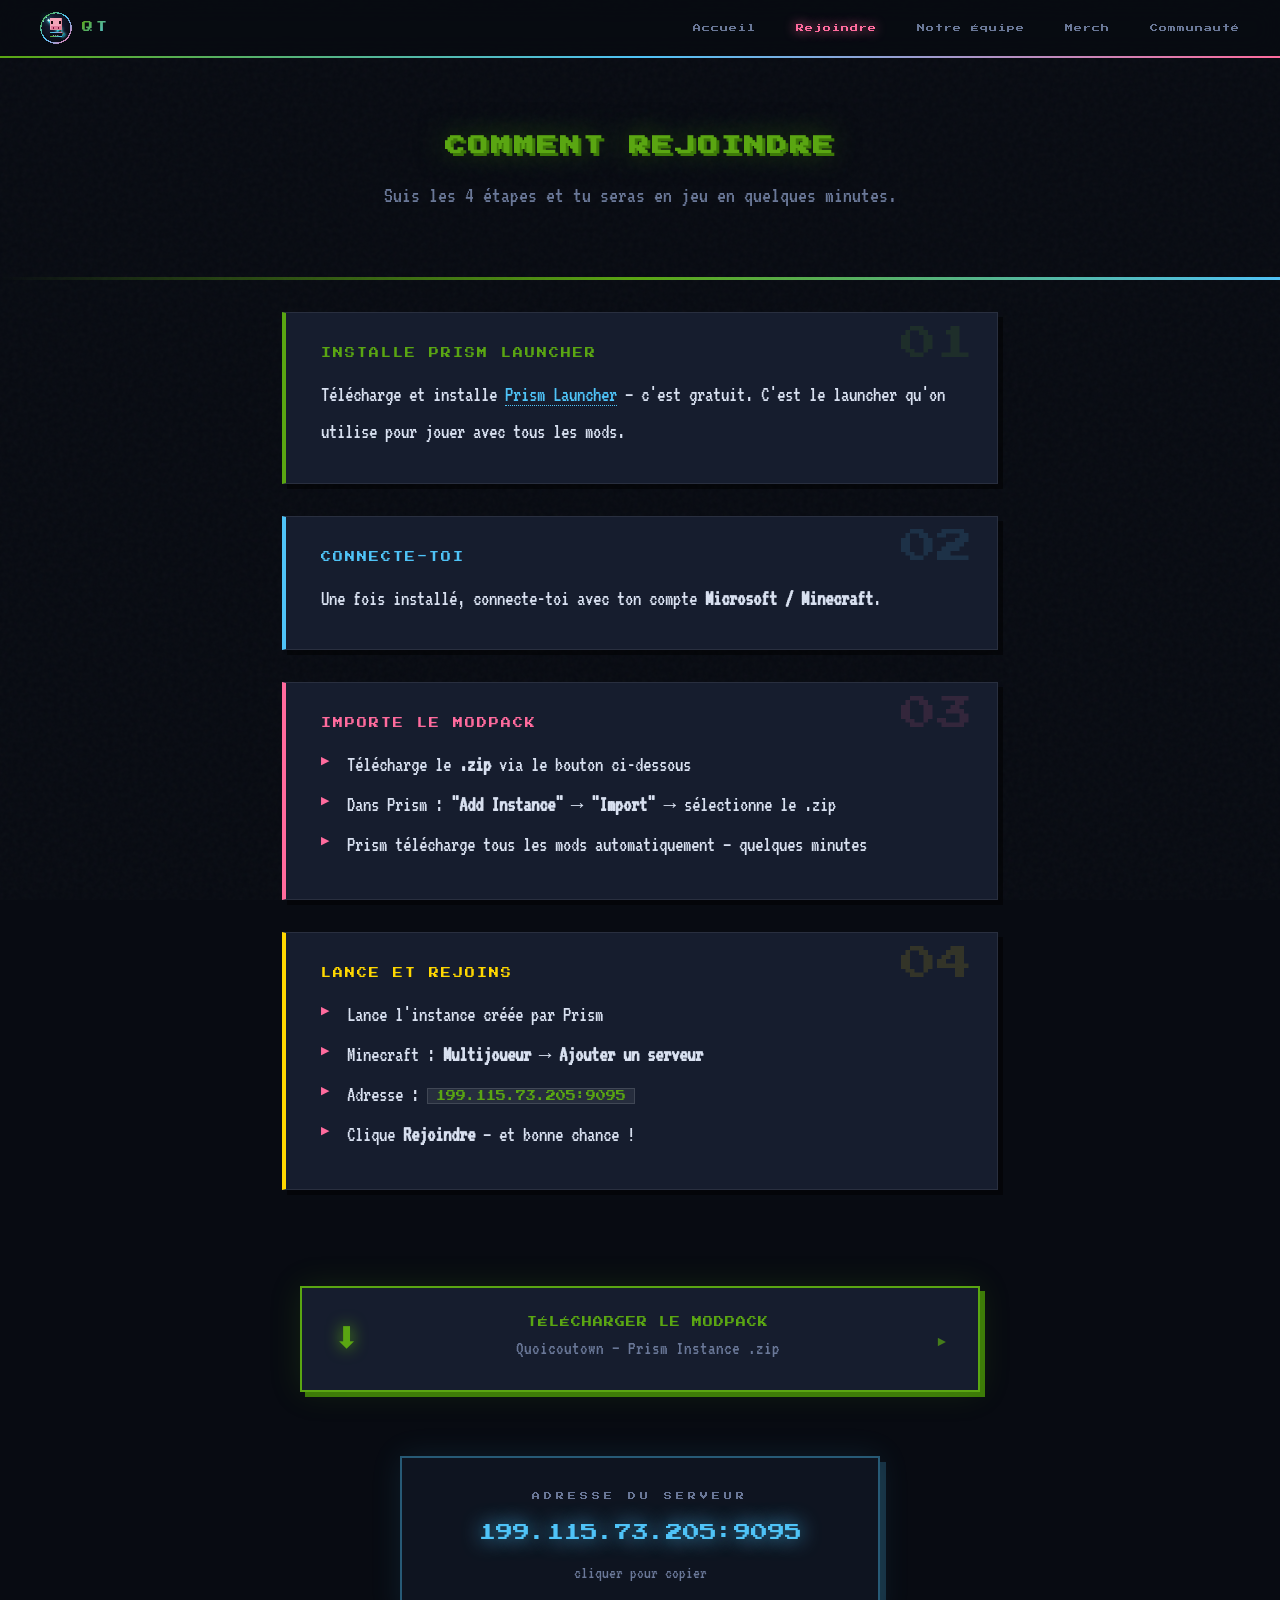
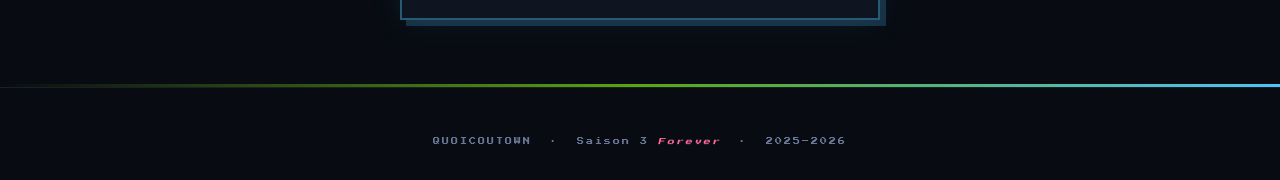
<file: consignes.html>
<!DOCTYPE html>
<html lang="fr">
<head>
  <meta charset="UTF-8">
  <meta name="viewport" content="width=device-width, initial-scale=1.0">
  <title>Rejoindre — Quoicoutown S3 Forever</title>
  <link rel="preconnect" href="https://fonts.googleapis.com">
  <link rel="preconnect" href="https://fonts.gstatic.com" crossorigin>
  <link href="https://fonts.googleapis.com/css2?family=Press+Start+2P&family=VT323&display=swap" rel="stylesheet">
  <link rel="stylesheet" href="style.css">
  <link rel="icon" href="logo.svg" type="image/svg+xml">
</head>
<body>

  <div id="pixelBg"></div>

  <!-- ── NAVBAR ─────────────────────────────────── -->
  <nav class="navbar">
    <a href="index.html" class="nav-logo-brand">
      <img src="logo.svg" alt="QT" class="nav-logo-img">
      <span class="nav-brand">QT</span>
    </a>
    <div class="nav-links">
      <a href="index.html"     class="nav-link">Accueil</a>
      <a href="consignes.html" class="nav-link active">Rejoindre</a>
      <a href="equipe.html"    class="nav-link">Notre Équipe</a>
      <a href="merch.html"       class="nav-link">Merch</a>
      <a href="communaute.html" class="nav-link">Communauté</a>
    </div>
  </nav>

  <!-- ── PAGE HERO ──────────────────────────────── -->
  <div class="page-hero">
    <h1>COMMENT REJOINDRE</h1>
    <p>Suis les 4 étapes et tu seras en jeu en quelques minutes.</p>
  </div>

  <div class="grad-rule"></div>

  <!-- ── STEPS ──────────────────────────────────── -->
  <section class="steps-section">

    <div class="step-card s1">
      <div class="step-num">01</div>
      <div class="step-title">INSTALLE PRISM LAUNCHER</div>
      <div class="step-body">
        Télécharge et installe <a href="https://prismlauncher.org" target="_blank">Prism Launcher</a> — c'est gratuit.
        C'est le launcher qu'on utilise pour jouer avec tous les mods.
      </div>
    </div>

    <div class="step-card s2">
      <div class="step-num">02</div>
      <div class="step-title">CONNECTE-TOI</div>
      <div class="step-body">
        Une fois installé, connecte-toi avec ton compte <strong>Microsoft&nbsp;/&nbsp;Minecraft</strong>.
      </div>
    </div>

    <div class="step-card s3">
      <div class="step-num">03</div>
      <div class="step-title">IMPORTE LE MODPACK</div>
      <div class="step-body">
        <ul>
          <li>Télécharge le <strong>.zip</strong> via le bouton ci-dessous</li>
          <li>Dans Prism : <strong>"Add Instance"</strong> → <strong>"Import"</strong> → sélectionne le .zip</li>
          <li>Prism télécharge tous les mods automatiquement — quelques minutes</li>
        </ul>
      </div>
    </div>

    <div class="step-card s4">
      <div class="step-num">04</div>
      <div class="step-title">LANCE ET REJOINS</div>
      <div class="step-body">
        <ul>
          <li>Lance l'instance créée par Prism</li>
          <li>Minecraft : <strong>Multijoueur</strong> → <strong>Ajouter un serveur</strong></li>
          <li>Adresse : <code>199.115.73.205:9095</code></li>
          <li>Clique <strong>Rejoindre</strong> — et bonne chance !</li>
        </ul>
      </div>
    </div>

  </section>

  <!-- ── DOWNLOAD ────────────────────────────────── -->
  <section class="dl-section">
    <a href="quoicoutown_instance.zip" download class="dl-block">
      <div class="dl-block-icon">⬇</div>
      <div class="dl-block-text">
        <span class="dl-block-title">TÉLÉCHARGER LE MODPACK</span>
        <span class="dl-block-sub">Quoicoutown — Prism Instance .zip</span>
      </div>
      <div class="dl-block-arrow">►</div>
    </a>
  </section>

  <!-- ── SERVER IP ───────────────────────────────── -->
  <section class="ip-section">
    <div class="ip-card">
      <div class="ip-label">ADRESSE DU SERVEUR</div>
      <div class="ip-value" id="ipValue" title="Cliquer pour copier">199.115.73.205:9095</div>
      <div class="ip-hint" id="ipHint">cliquer pour copier</div>
    </div>
  </section>

  <div class="grad-rule"></div>

  <!-- ── FOOTER ─────────────────────────────────── -->
  <footer>
    <p>QUOICOUTOWN &nbsp;·&nbsp; Saison 3 <em>Forever</em> &nbsp;·&nbsp; 2025–2026</p>
  </footer>

  <!-- ── JS ──────────────────────────────────────── -->
  <script>
    const bg = document.getElementById('pixelBg');
    const colors = ['#5AA612','#4FC3F7','#FF6B9D','#7DD632','#1565C0'];
    for (let i = 0; i < 30; i++) {
      const el = document.createElement('div');
      el.className = 'px-particle';
      el.style.cssText = [
        `left:${Math.random()*100}%`,
        `width:${4+Math.random()*8}px`,
        `height:${4+Math.random()*8}px`,
        `background:${colors[Math.floor(Math.random()*colors.length)]}`,
        `animation-duration:${10+Math.random()*20}s`,
        `animation-delay:${-Math.random()*20}s`,
      ].join(';');
      bg.appendChild(el);
    }

    const ipEl = document.getElementById('ipValue');
    const hintEl = document.getElementById('ipHint');
    ipEl.addEventListener('click', () => {
      navigator.clipboard.writeText('199.115.73.205:9095').then(() => {
        hintEl.textContent = '✓ copié !';
        hintEl.style.color = '#5AA612';
        setTimeout(() => { hintEl.textContent = 'cliquer pour copier'; hintEl.style.color = ''; }, 2000);
      });
    });
  </script>

</body>
</html>
</file>
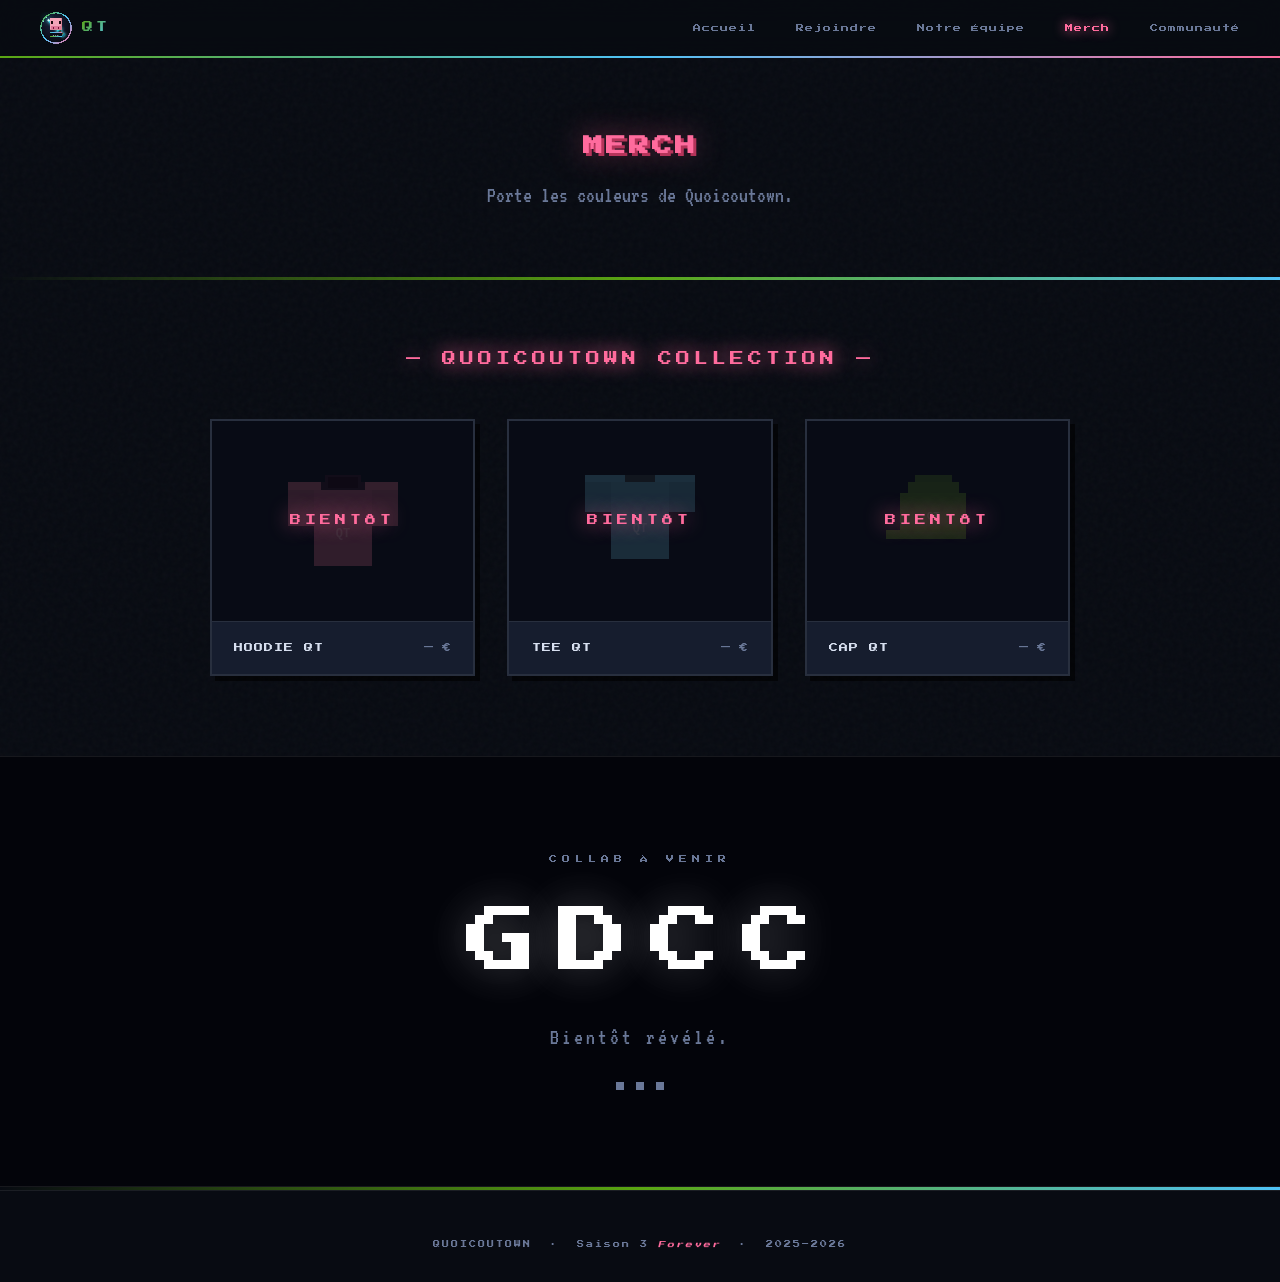
<file: merch.html>
<!DOCTYPE html>
<html lang="fr">
<head>
  <meta charset="UTF-8">
  <meta name="viewport" content="width=device-width, initial-scale=1.0">
  <title>Merch — Quoicoutown S3 Forever</title>
  <link rel="preconnect" href="https://fonts.googleapis.com">
  <link rel="preconnect" href="https://fonts.gstatic.com" crossorigin>
  <link href="https://fonts.googleapis.com/css2?family=Press+Start+2P&family=VT323&display=swap" rel="stylesheet">
  <link rel="stylesheet" href="style.css">
  <link rel="icon" href="logo.svg" type="image/svg+xml">
</head>
<body>

  <div id="pixelBg"></div>

  <!-- ── NAVBAR ─────────────────────────────────── -->
  <nav class="navbar">
    <a href="index.html" class="nav-logo-brand">
      <img src="logo.svg" alt="QT" class="nav-logo-img">
      <span class="nav-brand">QT</span>
    </a>
    <div class="nav-links">
      <a href="index.html"     class="nav-link">Accueil</a>
      <a href="consignes.html" class="nav-link">Rejoindre</a>
      <a href="equipe.html"    class="nav-link">Notre Équipe</a>
      <a href="merch.html"       class="nav-link active">Merch</a>
      <a href="communaute.html" class="nav-link">Communauté</a>
    </div>
  </nav>

  <!-- ── HERO ───────────────────────────────────── -->
  <div class="page-hero">
    <h1 style="color:var(--pink);text-shadow:3px 3px 0 var(--pink-dark),0 0 30px rgba(255,107,157,.5);">MERCH</h1>
    <p>Porte les couleurs de Quoicoutown.</p>
  </div>

  <div class="grad-rule"></div>

  <!-- ── VÊTEMENTS ──────────────────────────────── -->
  <section class="merch-section">
    <div class="section-title pink">— QUOICOUTOWN COLLECTION —</div>

    <div class="merch-grid">

      <!-- Hoodie -->
      <div class="merch-card">
        <div class="merch-preview">
          <svg viewBox="0 0 120 100" width="110" class="merch-svg" xmlns="http://www.w3.org/2000/svg" shape-rendering="crispEdges">
            <!-- Hood -->
            <rect x="40" y="0"  width="40" height="8"  fill="#3a1a40"/>
            <rect x="36" y="8"  width="48" height="8"  fill="#3a1a40"/>
            <!-- Shoulders -->
            <rect x="0"  y="8"  width="36" height="8"  fill="#FF6B9D" opacity=".7"/>
            <rect x="84" y="8"  width="36" height="8"  fill="#FF6B9D" opacity=".7"/>
            <!-- Sleeves -->
            <rect x="0"  y="16" width="28" height="40" fill="#FF6B9D" opacity=".6"/>
            <rect x="92" y="16" width="28" height="40" fill="#FF6B9D" opacity=".6"/>
            <!-- Body -->
            <rect x="28" y="16" width="64" height="84" fill="#FF6B9D" opacity=".65"/>
            <!-- Hood inner -->
            <rect x="44" y="2"  width="32" height="12" fill="#2a0e2e"/>
            <!-- QT mark -->
            <text x="60" y="68" font-family="monospace" font-size="13" font-weight="900" fill="#fff" opacity=".25" text-anchor="middle">QT</text>
          </svg>
          <div class="merch-soon-badge">BIENTÔT</div>
        </div>
        <div class="merch-info">
          <div class="merch-name">HOODIE QT</div>
          <div class="merch-price">— €</div>
        </div>
      </div>

      <!-- Tee -->
      <div class="merch-card">
        <div class="merch-preview">
          <svg viewBox="0 0 120 100" width="110" class="merch-svg" xmlns="http://www.w3.org/2000/svg" shape-rendering="crispEdges">
            <!-- Collar -->
            <rect x="44" y="0"  width="32" height="8"  fill="#2a3a50"/>
            <!-- Shoulders -->
            <rect x="0"  y="0"  width="44" height="8"  fill="#4FC3F7" opacity=".7"/>
            <rect x="76" y="0"  width="44" height="8"  fill="#4FC3F7" opacity=".7"/>
            <!-- Sleeves -->
            <rect x="0"  y="8"  width="28" height="32" fill="#4FC3F7" opacity=".6"/>
            <rect x="92" y="8"  width="28" height="32" fill="#4FC3F7" opacity=".6"/>
            <!-- Body -->
            <rect x="28" y="8"  width="64" height="84" fill="#4FC3F7" opacity=".65"/>
            <!-- QT mark -->
            <text x="60" y="62" font-family="monospace" font-size="13" font-weight="900" fill="#fff" opacity=".25" text-anchor="middle">QT</text>
          </svg>
          <div class="merch-soon-badge">BIENTÔT</div>
        </div>
        <div class="merch-info">
          <div class="merch-name">TEE QT</div>
          <div class="merch-price">— €</div>
        </div>
      </div>

      <!-- Cap -->
      <div class="merch-card">
        <div class="merch-preview">
          <svg viewBox="0 0 120 100" width="110" class="merch-svg" xmlns="http://www.w3.org/2000/svg" shape-rendering="crispEdges">
            <!-- Brim -->
            <rect x="4"  y="60" width="88" height="10" fill="#5AA612" opacity=".7"/>
            <!-- Crown -->
            <rect x="20" y="20" width="72" height="40" fill="#5AA612" opacity=".65"/>
            <!-- Crown top -->
            <rect x="28" y="8"  width="56" height="12" fill="#5AA612" opacity=".6"/>
            <rect x="36" y="0"  width="40" height="8"  fill="#5AA612" opacity=".55"/>
            <!-- Band -->
            <rect x="20" y="56" width="72" height="6"  fill="#3D7A08" opacity=".8"/>
            <!-- QT mark -->
            <text x="56" y="48" font-family="monospace" font-size="12" font-weight="900" fill="#fff" opacity=".25" text-anchor="middle">QT</text>
          </svg>
          <div class="merch-soon-badge">BIENTÔT</div>
        </div>
        <div class="merch-info">
          <div class="merch-name">CAP QT</div>
          <div class="merch-price">— €</div>
        </div>
      </div>

    </div>
  </section>

  <!-- ── GDCC ───────────────────────────────────── -->
  <section class="gdcc-section">
    <div class="gdcc-noise"></div>
    <div class="gdcc-inner">
      <div class="gdcc-eyebrow">COLLAB À VENIR</div>
      <div class="gdcc-title">GDCC</div>
      <div class="gdcc-sub">Bientôt révélé.</div>
      <div class="gdcc-dots">
        <span></span><span></span><span></span>
      </div>
    </div>
  </section>

  <div class="grad-rule"></div>

  <!-- ── FOOTER ─────────────────────────────────── -->
  <footer>
    <p>QUOICOUTOWN &nbsp;·&nbsp; Saison 3 <em>Forever</em> &nbsp;·&nbsp; 2025–2026</p>
  </footer>

  <script>
    const bg = document.getElementById('pixelBg');
    const colors = ['#5AA612','#4FC3F7','#FF6B9D','#7DD632','#1565C0'];
    for (let i = 0; i < 30; i++) {
      const el = document.createElement('div');
      el.className = 'px-particle';
      el.style.cssText = [
        `left:${Math.random()*100}%`,
        `width:${4+Math.random()*8}px`,
        `height:${4+Math.random()*8}px`,
        `background:${colors[Math.floor(Math.random()*colors.length)]}`,
        `animation-duration:${10+Math.random()*20}s`,
        `animation-delay:${-Math.random()*20}s`,
      ].join(';');
      bg.appendChild(el);
    }
  </script>

</body>
</html>
</file>
<file: style.css>
@import url('https://fonts.googleapis.com/css2?family=Press+Start+2P&family=VT323&display=swap');

:root {
  --green:       #5AA612;
  --green-light: #7DD632;
  --green-dark:  #3D7A08;
  --pink:        #FF6B9D;
  --pink-dark:   #B5345A;
  --blue:        #4FC3F7;
  --blue-dark:   #1565C0;
  --gold:        #FFD700;
  --dark:        #080b12;
  --dark-2:      #111622;
  --dark-3:      #0e1420;
  --surface:     #161d2e;
  --text:        #d8e0f0;
  --muted:       #6a7898;
  --border:      rgba(255,255,255,0.08);

  --px: 'Press Start 2P', monospace;
  --vt: 'VT323', monospace;
}

*, *::before, *::after { margin:0; padding:0; box-sizing:border-box; }

html { scroll-behavior: smooth; }

body {
  background: var(--dark);
  color: var(--text);
  font-family: var(--vt);
  font-size: 20px;
  overflow-x: hidden;
  line-height: 1.6;
}

/* ── PIXEL BACKGROUND ─────────────────────────────── */
#pixelBg {
  position: fixed;
  inset: 0;
  z-index: 0;
  pointer-events: none;
  overflow: hidden;
}
.px-particle {
  position: absolute;
  width: 6px;
  height: 6px;
  border-radius: 0;
  opacity: 0;
  animation: px-float linear infinite;
}
@keyframes px-float {
  0%   { transform: translateY(110vh) rotate(0deg);   opacity: 0; }
  5%   { opacity: .2; }
  90%  { opacity: .12; }
  100% { transform: translateY(-60px) rotate(180deg); opacity: 0; }
}

/* ── NOISE OVERLAY ────────────────────────────────── */
body::after {
  content: '';
  position: fixed;
  inset: 0;
  background-image: url("data:image/svg+xml,%3Csvg viewBox='0 0 200 200' xmlns='http://www.w3.org/2000/svg'%3E%3Cfilter id='n'%3E%3CfeTurbulence type='fractalNoise' baseFrequency='0.9' numOctaves='4' stitchTiles='stitch'/%3E%3C/filter%3E%3Crect width='100%25' height='100%25' filter='url(%23n)' opacity='1'/%3E%3C/svg%3E");
  opacity: .03;
  pointer-events: none;
  z-index: 0;
}

/* ── NAVBAR ───────────────────────────────────────── */
.navbar {
  position: fixed;
  top: 0;
  width: 100%;
  z-index: 200;
  height: 58px;
  display: flex;
  align-items: center;
  justify-content: space-between;
  padding: 0 2.5rem;
  background: rgba(8,11,18,.92);
  border-bottom: 2px solid transparent;
  border-image: linear-gradient(90deg, var(--green), var(--blue), var(--pink)) 1;
  backdrop-filter: blur(12px);
}

.nav-logo-brand {
  display: flex;
  align-items: center;
  gap: .6rem;
  text-decoration: none;
}

.nav-logo-img {
  width: 32px;
  height: 32px;
  display: block;
  image-rendering: pixelated;
}

.nav-brand {
  font-family: var(--px);
  font-size: 11px;
  background: linear-gradient(135deg, var(--green), var(--blue));
  -webkit-background-clip: text;
  -webkit-text-fill-color: transparent;
  background-clip: text;
  letter-spacing: 3px;
}

.nav-links { display:flex; gap:2.5rem; }

.nav-link {
  font-family: var(--px);
  font-size: 8px;
  color: var(--muted);
  text-decoration: none;
  letter-spacing: 1px;
  transition: color .2s, text-shadow .2s;
}
.nav-link:hover, .nav-link.active {
  color: var(--pink);
  text-shadow: 0 0 12px var(--pink);
}

/* ── HERO ─────────────────────────────────────────── */
.hero {
  position: relative;
  z-index: 1;
  min-height: 100vh;
  display: flex;
  flex-direction: column;
  align-items: center;
  justify-content: center;
  text-align: center;
  padding: 100px 2rem 5rem;
}

/* grid scanlines behind hero */
.hero::before {
  content: '';
  position: absolute;
  inset: 0;
  background:
    repeating-linear-gradient(0deg,  transparent, transparent 39px, rgba(255,255,255,.025) 40px),
    repeating-linear-gradient(90deg, transparent, transparent 39px, rgba(255,255,255,.025) 40px);
  pointer-events: none;
}

.hero-eyebrow {
  font-family: var(--px);
  font-size: 8px;
  color: var(--muted);
  letter-spacing: 4px;
  margin-bottom: 1.5rem;
  animation: fade-up .8s .2s both;
}

.hero-title {
  display: flex;
  flex-direction: column;
  gap: .4rem;
  margin-bottom: 2.5rem;
  animation: fade-up .8s .4s both;
}

.title-main {
  font-family: var(--px);
  font-size: clamp(22px, 4.5vw, 52px);
  color: #fff;
  text-shadow: 4px 4px 0 var(--green-dark), 0 0 60px rgba(90,166,18,.45);
  letter-spacing: -1px;
}

.title-season {
  font-family: var(--px);
  font-size: clamp(11px, 2.2vw, 22px);
  color: var(--blue);
  text-shadow: 2px 2px 0 var(--blue-dark), 0 0 24px var(--blue);
  letter-spacing: 6px;
  margin-top: .3rem;
}

.title-forever {
  font-family: var(--px);
  font-size: clamp(14px, 3vw, 30px);
  color: var(--pink);
  font-style: italic;
  text-shadow: 2px 2px 0 var(--pink-dark), 0 0 40px rgba(255,107,157,.6);
  animation: forever-glow 2.5s ease-in-out infinite;
}
@keyframes forever-glow {
  0%,100% { text-shadow: 2px 2px 0 var(--pink-dark), 0 0 30px rgba(255,107,157,.5); }
  50%      { text-shadow: 2px 2px 0 var(--pink-dark), 0 0 70px rgba(255,107,157,.9); }
}

.hero-desc {
  font-family: var(--vt);
  font-size: 22px;
  color: var(--muted);
  max-width: 520px;
  margin: 0 auto 3rem;
  animation: fade-up .8s .6s both;
}

.hero-cta {
  display: flex;
  gap: 1.2rem;
  justify-content: center;
  flex-wrap: wrap;
  animation: fade-up .8s .8s both;
}

@keyframes fade-up {
  from { opacity:0; transform: translateY(20px); }
  to   { opacity:1; transform: translateY(0); }
}

/* ── MC BUTTONS ──────────────────────────────────── */
.mc-btn {
  display: inline-block;
  font-family: var(--px);
  font-size: 9px;
  padding: 14px 26px;
  text-decoration: none;
  cursor: pointer;
  border: none;
  letter-spacing: 1px;
  position: relative;
  transition: transform .1s, filter .1s;
  user-select: none;
}
.mc-btn::before {
  content:'';
  position: absolute;
  inset: 0;
  border: 3px solid rgba(255,255,255,.28);
  border-bottom-color: transparent;
  border-right-color: transparent;
  pointer-events: none;
}
.mc-btn::after {
  content:'';
  position: absolute;
  inset: 0;
  border: 3px solid rgba(0,0,0,.45);
  border-top-color: transparent;
  border-left-color: transparent;
  pointer-events: none;
}
.mc-btn:hover  { transform: translateY(-2px); filter: brightness(1.15); }
.mc-btn:active { transform: translateY(1px);  filter: brightness(.9); }

.mc-btn-green {
  background: var(--green);
  color: #fff;
  box-shadow: 4px 4px 0 var(--green-dark), 0 0 28px rgba(90,166,18,.35);
}
.mc-btn-pink {
  background: var(--pink-dark);
  color: #fff;
  box-shadow: 4px 4px 0 #7a1a35, 0 0 28px rgba(255,107,157,.35);
}
.mc-btn-blue {
  background: var(--blue-dark);
  color: #fff;
  box-shadow: 4px 4px 0 #0a3570, 0 0 28px rgba(79,195,247,.35);
}

/* ── GRADIENT DIVIDER ─────────────────────────────── */
.grad-rule {
  width: 100%;
  height: 3px;
  background: linear-gradient(90deg, transparent, var(--green), var(--blue), var(--pink), transparent);
  background-size: 200%;
  animation: rule-shift 4s linear infinite;
  margin: 0;
}
@keyframes rule-shift {
  0%   { background-position: 0%   50%; }
  100% { background-position: 200% 50%; }
}

/* ── SECTION TITLE ────────────────────────────────── */
.section-title {
  font-family: var(--px);
  font-size: clamp(9px, 1.8vw, 14px);
  letter-spacing: 4px;
  text-align: center;
  margin-bottom: 3rem;
  position: relative;
  display: inline-block;
  left: 50%;
  transform: translateX(-50%);
}
.section-title.green  { color: var(--green);  text-shadow: 0 0 20px var(--green);  }
.section-title.pink   { color: var(--pink);   text-shadow: 0 0 20px var(--pink);   }
.section-title.blue   { color: var(--blue);   text-shadow: 0 0 20px var(--blue);   }

/* ── SCREENSHOTS ──────────────────────────────────── */
.screenshots-section {
  position: relative;
  z-index: 1;
  padding: 6rem 2rem;
}

.screenshots-grid {
  columns: 3 300px;
  column-gap: 1.4rem;
  max-width: 1200px;
  margin: 0 auto;
}

.screenshot-item {
  break-inside: avoid;
  margin-bottom: 1.4rem;
  position: relative;
  overflow: hidden;
  border: 2px solid var(--border);
  box-shadow: 4px 4px 0 rgba(0,0,0,.6);
  transition: transform .3s cubic-bezier(.22,1,.36,1), box-shadow .3s, border-color .3s;
  background: #000;
  display: block;
}
.screenshot-item:nth-child(3n+1) { transform: rotate(-1.8deg) translateY(0); }
.screenshot-item:nth-child(3n+2) { transform: rotate( 1.2deg) translateY(4px); }
.screenshot-item:nth-child(3n+3) { transform: rotate(-0.5deg) translateY(-2px); }

.screenshot-item:hover {
  transform: rotate(0deg) scale(1.04) translateY(-4px) !important;
  box-shadow: 10px 10px 0 rgba(0,0,0,.7), 0 0 30px rgba(90,166,18,.25);
  border-color: var(--green);
  z-index: 10;
}

.screenshot-item img {
  width: 100%;
  display: block;
  object-fit: cover;
  transition: filter .3s;
}
.screenshot-item:hover img { filter: brightness(1.1) saturate(1.15); }

/* ── FOOTER ───────────────────────────────────────── */
footer {
  position: relative;
  z-index: 1;
  text-align: center;
  padding: 3rem 2rem 2rem;
  font-family: var(--px);
  font-size: 7px;
  color: var(--muted);
  letter-spacing: 2px;
  border-top: 1px solid var(--border);
}
footer em { color: var(--pink); font-style: italic; }

/* ═════════════════════════════════════════════════════
   CONSIGNES PAGE
   ════════════════════════════════════════════════════ */

.page-hero {
  position: relative;
  z-index: 1;
  padding: 130px 2rem 4rem;
  text-align: center;
}

.page-hero h1 {
  font-family: var(--px);
  font-size: clamp(12px, 2.4vw, 20px);
  color: var(--green);
  text-shadow: 3px 3px 0 var(--green-dark), 0 0 30px rgba(90,166,18,.5);
  letter-spacing: 3px;
  margin-bottom: 1rem;
  animation: fade-up .8s both;
}

.page-hero p {
  font-family: var(--vt);
  font-size: 22px;
  color: var(--muted);
  animation: fade-up .8s .2s both;
}

/* Steps */
.steps-section {
  position: relative;
  z-index: 1;
  max-width: 780px;
  margin: 0 auto;
  padding: 2rem 2rem 4rem;
}

.step-card {
  background: var(--surface);
  border: 1px solid var(--border);
  border-left: 4px solid;
  box-shadow: 5px 5px 0 rgba(0,0,0,.5);
  padding: 2rem 2rem 2rem 2.2rem;
  margin-bottom: 2rem;
  position: relative;
  transition: transform .2s, box-shadow .2s;
  animation: fade-up .5s both;
}
.step-card:nth-child(1) { animation-delay: .1s; }
.step-card:nth-child(2) { animation-delay: .2s; }
.step-card:nth-child(3) { animation-delay: .3s; }
.step-card:nth-child(4) { animation-delay: .4s; }

.step-card:hover {
  transform: translateX(5px) translateY(-2px);
  box-shadow: 8px 8px 0 rgba(0,0,0,.5);
}

.step-card.s1 { border-left-color: var(--green); }
.step-card.s2 { border-left-color: var(--blue);  }
.step-card.s3 { border-left-color: var(--pink);  }
.step-card.s4 { border-left-color: var(--gold);  }

.step-num {
  font-family: var(--px);
  font-size: 36px;
  opacity: .08;
  position: absolute;
  top: .8rem;
  right: 1.5rem;
  line-height: 1;
  user-select: none;
}
.step-card.s1 .step-num { color: var(--green); opacity: .12; }
.step-card.s2 .step-num { color: var(--blue);  opacity: .12; }
.step-card.s3 .step-num { color: var(--pink);  opacity: .12; }
.step-card.s4 .step-num { color: var(--gold);  opacity: .12; }

.step-title {
  font-family: var(--px);
  font-size: 10px;
  letter-spacing: 2px;
  margin-bottom: 1rem;
}
.step-card.s1 .step-title { color: var(--green);  }
.step-card.s2 .step-title { color: var(--blue);   }
.step-card.s3 .step-title { color: var(--pink);   }
.step-card.s4 .step-title { color: var(--gold);   }

.step-body {
  font-family: var(--vt);
  font-size: 21px;
  color: var(--text);
  line-height: 1.75;
}
.step-body a {
  color: var(--blue);
  text-decoration: none;
  border-bottom: 1px dotted var(--blue);
  transition: color .2s;
}
.step-body a:hover { color: #fff; text-shadow: 0 0 8px var(--blue); }

.step-body ul { list-style: none; margin-top: .5rem; }
.step-body ul li {
  padding-left: 1.6rem;
  position: relative;
  margin-bottom: .2rem;
}
.step-body ul li::before {
  content: '▶';
  position: absolute;
  left: 0;
  color: var(--pink);
  font-size: 11px;
  top: 4px;
}

.step-body code {
  font-family: var(--px);
  font-size: 10px;
  background: rgba(255,255,255,.07);
  padding: 2px 8px;
  border-radius: 0;
  border: 1px solid rgba(255,255,255,.12);
  color: var(--green);
}

/* Download block */
.dl-section {
  position: relative;
  z-index: 1;
  text-align: center;
  padding: 1rem 2rem 3rem;
}

.dl-card {
  display: inline-flex;
  flex-direction: column;
  align-items: center;
  gap: 1.2rem;
  background: var(--dark-3);
  border: 2px solid var(--green);
  box-shadow: 0 0 40px rgba(90,166,18,.2), 6px 6px 0 var(--green-dark);
  padding: 2.5rem 3rem;
  max-width: 480px;
  width: 100%;
}

.dl-card-title {
  font-family: var(--px);
  font-size: 9px;
  color: var(--green);
  letter-spacing: 3px;
}

.dl-card-desc {
  font-family: var(--vt);
  font-size: 20px;
  color: var(--muted);
}

/* Server IP */
.ip-section {
  position: relative;
  z-index: 1;
  display: flex;
  justify-content: center;
  padding: 1rem 2rem 4rem;
}

.ip-card {
  background: var(--dark-3);
  border: 2px solid rgba(79,195,247,.4);
  box-shadow: 0 0 30px rgba(79,195,247,.1), 6px 6px 0 rgba(79,195,247,.2);
  padding: 2rem 3rem;
  text-align: center;
  max-width: 480px;
  width: 100%;
  transition: border-color .2s;
}
.ip-card:hover { border-color: var(--blue); }

.ip-label {
  font-family: var(--px);
  font-size: 8px;
  color: var(--muted);
  letter-spacing: 4px;
  margin-bottom: 1rem;
}

.ip-value {
  font-family: var(--px);
  font-size: clamp(12px, 2.2vw, 17px);
  color: var(--blue);
  text-shadow: 0 0 20px var(--blue);
  cursor: pointer;
  transition: all .2s;
  display: inline-block;
}
.ip-value:hover { color:#fff; text-shadow: 0 0 30px var(--blue); }

.ip-hint {
  font-family: var(--vt);
  font-size: 17px;
  color: var(--muted);
  margin-top: .5rem;
}

/* Featured screenshot */
.screenshot-featured { break-inside: avoid; }
.screenshot-featured img { height: auto !important; max-height: 420px; object-fit: cover; }

/* ── DOWNLOAD BLOCK (new) ─────────────────────────── */
.dl-section {
  position: relative;
  z-index: 1;
  display: flex;
  justify-content: center;
  padding: 0 2rem 3rem;
}

.dl-block {
  display: flex;
  align-items: center;
  gap: 1.4rem;
  width: 100%;
  max-width: 680px;
  padding: 1.6rem 2rem;
  background: var(--surface);
  border: 2px solid var(--green);
  box-shadow: 0 0 30px rgba(90,166,18,.15), 5px 5px 0 var(--green-dark);
  text-decoration: none;
  transition: transform .15s, box-shadow .15s, filter .15s;
  cursor: pointer;
}
.dl-block:hover {
  transform: translateY(-3px);
  box-shadow: 0 0 45px rgba(90,166,18,.3), 7px 7px 0 var(--green-dark);
  filter: brightness(1.08);
}
.dl-block:active { transform: translateY(0); }

.dl-block-icon {
  font-size: 30px;
  line-height: 1;
  flex-shrink: 0;
  color: var(--green);
  text-shadow: 0 0 16px var(--green);
}

.dl-block-text {
  display: flex;
  flex-direction: column;
  gap: .3rem;
  flex: 1;
}
.dl-block-title {
  font-family: var(--px);
  font-size: 10px;
  color: var(--green);
  letter-spacing: 1px;
}
.dl-block-sub {
  font-family: var(--vt);
  font-size: 19px;
  color: var(--muted);
}

.dl-block-arrow {
  font-family: var(--px);
  font-size: 14px;
  color: var(--green);
  flex-shrink: 0;
  opacity: .7;
  transition: transform .15s, opacity .15s;
}
.dl-block:hover .dl-block-arrow { transform: translateX(4px); opacity: 1; }

/* ── TEAM PAGE ─────────────────────────────────────── */
.team-section {
  position: relative;
  z-index: 1;
  padding: 4rem 2rem 5rem;
}

.team-grid {
  display: grid;
  grid-template-columns: repeat(auto-fit, minmax(200px, 1fr));
  gap: 2rem;
  max-width: 960px;
  margin: 0 auto;
}

.member-card {
  background: var(--surface);
  border: 2px solid var(--border);
  box-shadow: 5px 5px 0 rgba(0,0,0,.6);
  padding: 2rem 1.5rem 1.5rem;
  text-align: center;
  display: flex;
  flex-direction: column;
  align-items: center;
  gap: 1rem;
  transition: transform .25s cubic-bezier(.22,1,.36,1), box-shadow .25s, border-color .25s;
  cursor: default;
}
.member-card:hover {
  transform: translateY(-6px);
  box-shadow: 8px 10px 0 rgba(0,0,0,.6);
  border-color: rgba(255,255,255,.18);
}

.member-skin-wrap {
  position: relative;
  width: 100px;
  height: 100px;
}
.member-skin {
  width: 100px;
  height: 100px;
  image-rendering: pixelated;
  display: block;
  position: relative;
  z-index: 1;
}
.member-skin-shadow {
  position: absolute;
  bottom: -6px;
  left: 10%;
  width: 80%;
  height: 14px;
  background: rgba(0,0,0,.5);
  filter: blur(6px);
  border-radius: 50%;
}

.member-name {
  font-family: var(--px);
  font-size: 11px;
  color: #fff;
  letter-spacing: 1px;
  line-height: 1.4;
}

.member-title {
  font-family: var(--vt);
  font-size: 20px;
  letter-spacing: 2px;
  padding: .2rem .8rem;
  border: 1px solid;
  line-height: 1.4;
}
.member-title.ceo  { color: var(--gold);  border-color: var(--gold);  background: rgba(255,215,0,.08);  }
.member-title.cto  { color: var(--green); border-color: var(--green); background: rgba(90,166,18,.08); }
.member-title.cfo  { color: var(--blue);  border-color: var(--blue);  background: rgba(79,195,247,.08); }
.member-title.com  { color: var(--pink);  border-color: var(--pink);  background: rgba(255,107,157,.08); }

/* ── RESPONSIVE ───────────────────────────────────── */
@media (max-width: 640px) {
  .navbar { padding: 0 1.2rem; }
  .nav-links { gap: 1.2rem; }
  .hero-cta { flex-direction: column; align-items: center; }
  .screenshots-grid { columns: 1; }
  .steps-section { padding: 1rem 1rem 3rem; }
  .dl-card, .ip-card { padding: 2rem 1.5rem; }
  .screens-strip .screenshot-item { width: 160px; }
}

/* ═════════════════════════════════════════════════════
   MERCH PAGE
   ════════════════════════════════════════════════════ */

.merch-section {
  position: relative;
  z-index: 1;
  padding: 4rem 2rem 5rem;
}

.merch-grid {
  display: grid;
  grid-template-columns: repeat(auto-fit, minmax(220px, 1fr));
  gap: 2rem;
  max-width: 860px;
  margin: 0 auto;
}

.merch-card {
  background: var(--surface);
  border: 2px solid var(--border);
  box-shadow: 5px 5px 0 rgba(0,0,0,.6);
  overflow: hidden;
  transition: transform .25s cubic-bezier(.22,1,.36,1), box-shadow .25s, border-color .25s;
}
.merch-card:hover {
  transform: translateY(-6px);
  box-shadow: 8px 10px 0 rgba(0,0,0,.6);
  border-color: rgba(255,255,255,.18);
}

.merch-preview {
  height: 200px;
  background: #090c18;
  display: flex;
  align-items: center;
  justify-content: center;
  position: relative;
  overflow: hidden;
}
.merch-svg { filter: brightness(.55) saturate(.7); display: block; }

.merch-soon-badge {
  position: absolute;
  inset: 0;
  display: flex;
  align-items: center;
  justify-content: center;
  font-family: var(--px);
  font-size: 11px;
  color: var(--pink);
  letter-spacing: 4px;
  text-shadow: 0 0 20px var(--pink);
  background: rgba(8,10,18,.45);
}

.merch-info {
  padding: 1.2rem 1.4rem;
  border-top: 1px solid var(--border);
  display: flex;
  justify-content: space-between;
  align-items: center;
}
.merch-name {
  font-family: var(--px);
  font-size: 9px;
  color: var(--text);
  letter-spacing: 1px;
}
.merch-price {
  font-family: var(--px);
  font-size: 9px;
  color: var(--muted);
}

/* ── GDCC ──────────────────────────────────────────── */
.gdcc-section {
  position: relative;
  z-index: 1;
  padding: 6rem 2rem;
  background: #03040a;
  border-top: 1px solid var(--border);
  border-bottom: 1px solid var(--border);
  text-align: center;
  overflow: hidden;
}

.gdcc-inner {
  position: relative;
  z-index: 2;
  display: flex;
  flex-direction: column;
  align-items: center;
  gap: 1.2rem;
}

.gdcc-eyebrow {
  font-family: var(--px);
  font-size: 8px;
  color: var(--muted);
  letter-spacing: 5px;
}

.gdcc-title {
  font-family: var(--px);
  font-size: clamp(32px, 10vw, 72px);
  color: #fff;
  letter-spacing: 20px;
  text-indent: 20px;
  text-shadow:
    0 0 40px rgba(255,255,255,.25),
    0 0 80px rgba(255,255,255,.1);
  animation: gdcc-flicker 6s ease-in-out infinite;
}
@keyframes gdcc-flicker {
  0%,93%,100% { opacity:1; }
  94%          { opacity:.25; }
  95%          { opacity:1; }
  97%          { opacity:.05; }
  98%          { opacity:.9; }
}

.gdcc-sub {
  font-family: var(--vt);
  font-size: 22px;
  color: var(--muted);
  letter-spacing: 3px;
}

.gdcc-dots {
  display: flex;
  gap: 12px;
  margin-top: .5rem;
}
.gdcc-dots span {
  width: 8px;
  height: 8px;
  background: var(--muted);
  display: block;
  animation: dot-pulse 1.4s ease-in-out infinite;
}
.gdcc-dots span:nth-child(2) { animation-delay: .2s; }
.gdcc-dots span:nth-child(3) { animation-delay: .4s; }
@keyframes dot-pulse {
  0%,80%,100% { opacity:.3; transform: scale(1); }
  40%          { opacity:1;  transform: scale(1.4); }
}

/* ═════════════════════════════════════════════════════
   COMMUNAUTÉ PAGE
   ════════════════════════════════════════════════════ */

.comm-section {
  position: relative;
  z-index: 1;
  padding: 4rem 2rem 5rem;
  max-width: 780px;
  margin: 0 auto;
}

.comm-loading {
  font-family: var(--vt);
  font-size: 20px;
  color: var(--muted);
  text-align: center;
  padding: 2rem;
}

/* ── Events ────────────────────────────────────────── */
.event-card {
  background: var(--surface);
  border: 2px solid var(--border);
  border-left: 4px solid var(--blue);
  box-shadow: 5px 5px 0 rgba(0,0,0,.55);
  padding: 2rem;
  margin-bottom: 2rem;
  transition: transform .2s, box-shadow .2s;
}
.event-card:hover {
  transform: translateX(4px) translateY(-2px);
  box-shadow: 8px 8px 0 rgba(0,0,0,.55);
}

.event-date-badge {
  font-family: var(--vt);
  font-size: 19px;
  color: var(--blue);
  letter-spacing: 1px;
  margin-bottom: .6rem;
  text-transform: capitalize;
}

.event-title {
  font-family: var(--px);
  font-size: 11px;
  color: #fff;
  letter-spacing: 1px;
  margin-bottom: 1rem;
  line-height: 1.6;
}

.event-desc {
  font-family: var(--vt);
  font-size: 20px;
  color: var(--text);
  line-height: 1.55;
  margin-bottom: 1.4rem;
}

.event-reg-label {
  font-family: var(--px);
  font-size: 7px;
  color: var(--muted);
  letter-spacing: 2px;
  margin-bottom: .5rem;
}

.event-reg-list {
  display: flex;
  flex-wrap: wrap;
  gap: .4rem;
  margin-bottom: 1.2rem;
  min-height: 28px;
}

.reg-tag {
  font-family: var(--vt);
  font-size: 18px;
  color: var(--green);
  background: rgba(90,166,18,.1);
  border: 1px solid rgba(90,166,18,.3);
  padding: 1px 10px;
}

.reg-form {
  display: flex;
  gap: .8rem;
  flex-wrap: wrap;
  align-items: center;
}

.reg-input {
  font-family: var(--vt);
  font-size: 19px;
  background: var(--dark-3);
  border: 2px solid var(--border);
  color: var(--text);
  padding: 8px 12px;
  outline: none;
  flex: 1;
  min-width: 160px;
  transition: border-color .2s;
}
.reg-input:focus { border-color: var(--green); }

.event-reg-ok {
  font-family: var(--px);
  font-size: 8px;
  color: var(--green);
  letter-spacing: 2px;
  margin-bottom: .6rem;
  text-shadow: 0 0 12px var(--green);
}

.mc-btn-unreg {
  background: #2a0a0a;
  color: #ff6b6b;
  box-shadow: 3px 3px 0 #150303;
  font-size: 8px;
}

/* ── Comment form ───────────────────────────────────── */
.comm-form {
  margin-bottom: 2.5rem;
}

.comm-form-row {
  display: flex;
  gap: .8rem;
  flex-wrap: wrap;
  align-items: flex-start;
}

.comm-input {
  font-family: var(--vt);
  font-size: 19px;
  background: var(--dark-3);
  border: 2px solid var(--border);
  color: var(--text);
  padding: 9px 14px;
  outline: none;
  transition: border-color .2s;
  min-width: 140px;
}
.comm-input:focus { border-color: var(--blue); }
.comm-input-wide { flex: 1; min-width: 200px; }

.comm-feedback {
  font-family: var(--px);
  font-size: 8px;
  margin-top: .6rem;
  letter-spacing: 2px;
  min-height: 16px;
}

/* ── Comments grid ──────────────────────────────────── */
.comments-grid {
  columns: 2 260px;
  column-gap: 1.2rem;
}

.comment-card {
  break-inside: avoid;
  margin-bottom: 1.2rem;
  background: var(--surface);
  border: 1px solid var(--border);
  border-left: 4px solid;
  padding: 1.2rem 1.4rem;
  box-shadow: 3px 3px 0 rgba(0,0,0,.4);
}

.comment-header {
  display: flex;
  justify-content: space-between;
  align-items: baseline;
  margin-bottom: .5rem;
  gap: .5rem;
}

.comment-pseudo {
  font-family: var(--px);
  font-size: 8px;
  letter-spacing: 1px;
  flex-shrink: 0;
}

.comment-time {
  font-family: var(--vt);
  font-size: 16px;
  color: var(--muted);
  flex-shrink: 0;
}

.comment-content {
  font-family: var(--vt);
  font-size: 19px;
  color: var(--text);
  line-height: 1.5;
}

.comm-empty {
  font-family: var(--vt);
  font-size: 20px;
  color: var(--muted);
  text-align: center;
  padding: 2rem;
}

.comm-empty-sm {
  font-family: var(--vt);
  font-size: 18px;
  color: var(--muted);
}

/* Event creation form */
.event-create-form {
  background: var(--surface);
  border: 2px solid var(--blue-dark);
  box-shadow: 5px 5px 0 rgba(0,0,0,.5);
  padding: 1.8rem;
  margin-bottom: 2rem;
}

.event-form-grid {
  display: flex;
  flex-direction: column;
  gap: .8rem;
  margin-bottom: 1rem;
}

.ev-textarea {
  resize: vertical;
  min-height: 80px;
  width: 100%;
  font-family: var(--vt);
  font-size: 19px;
}

.event-form-footer {
  display: flex;
  align-items: center;
  gap: 1rem;
  flex-wrap: wrap;
}

/* ── Admin corner ──────────────────────────────────── */
.admin-corner {
  position: fixed;
  bottom: 1.4rem;
  right: 1.4rem;
  z-index: 500;
  display: flex;
  flex-direction: column;
  align-items: flex-end;
  gap: .6rem;
}

.admin-toggle {
  font-family: var(--px);
  font-size: 10px;
  color: var(--muted);
  background: rgba(8,11,18,.85);
  border: 1px solid var(--border);
  padding: 7px 10px;
  cursor: pointer;
  transition: color .2s, border-color .2s;
  backdrop-filter: blur(6px);
}
.admin-toggle:hover { color: var(--text); border-color: rgba(255,255,255,.2); }

.admin-login {
  background: var(--dark-2);
  border: 2px solid var(--border);
  box-shadow: 4px 4px 0 rgba(0,0,0,.6);
  padding: 1rem;
  display: flex;
  flex-direction: column;
  gap: .6rem;
  min-width: 230px;
}

/* Delete buttons */
.del-comment-btn {
  background: none;
  border: none;
  color: var(--pink);
  cursor: pointer;
  font-size: 11px;
  padding: 1px 5px;
  opacity: .5;
  transition: opacity .2s;
  flex-shrink: 0;
}
.del-comment-btn:hover { opacity: 1; }

.del-event-btn {
  font-family: var(--px);
  font-size: 7px;
  color: #ff6b6b;
  background: rgba(255,50,50,.08);
  border: 1px solid rgba(255,50,50,.25);
  cursor: pointer;
  padding: 5px 12px;
  letter-spacing: 1px;
  margin-top: .8rem;
  transition: background .2s;
  display: block;
}
.del-event-btn:hover { background: rgba(255,50,50,.18); }
</file>
